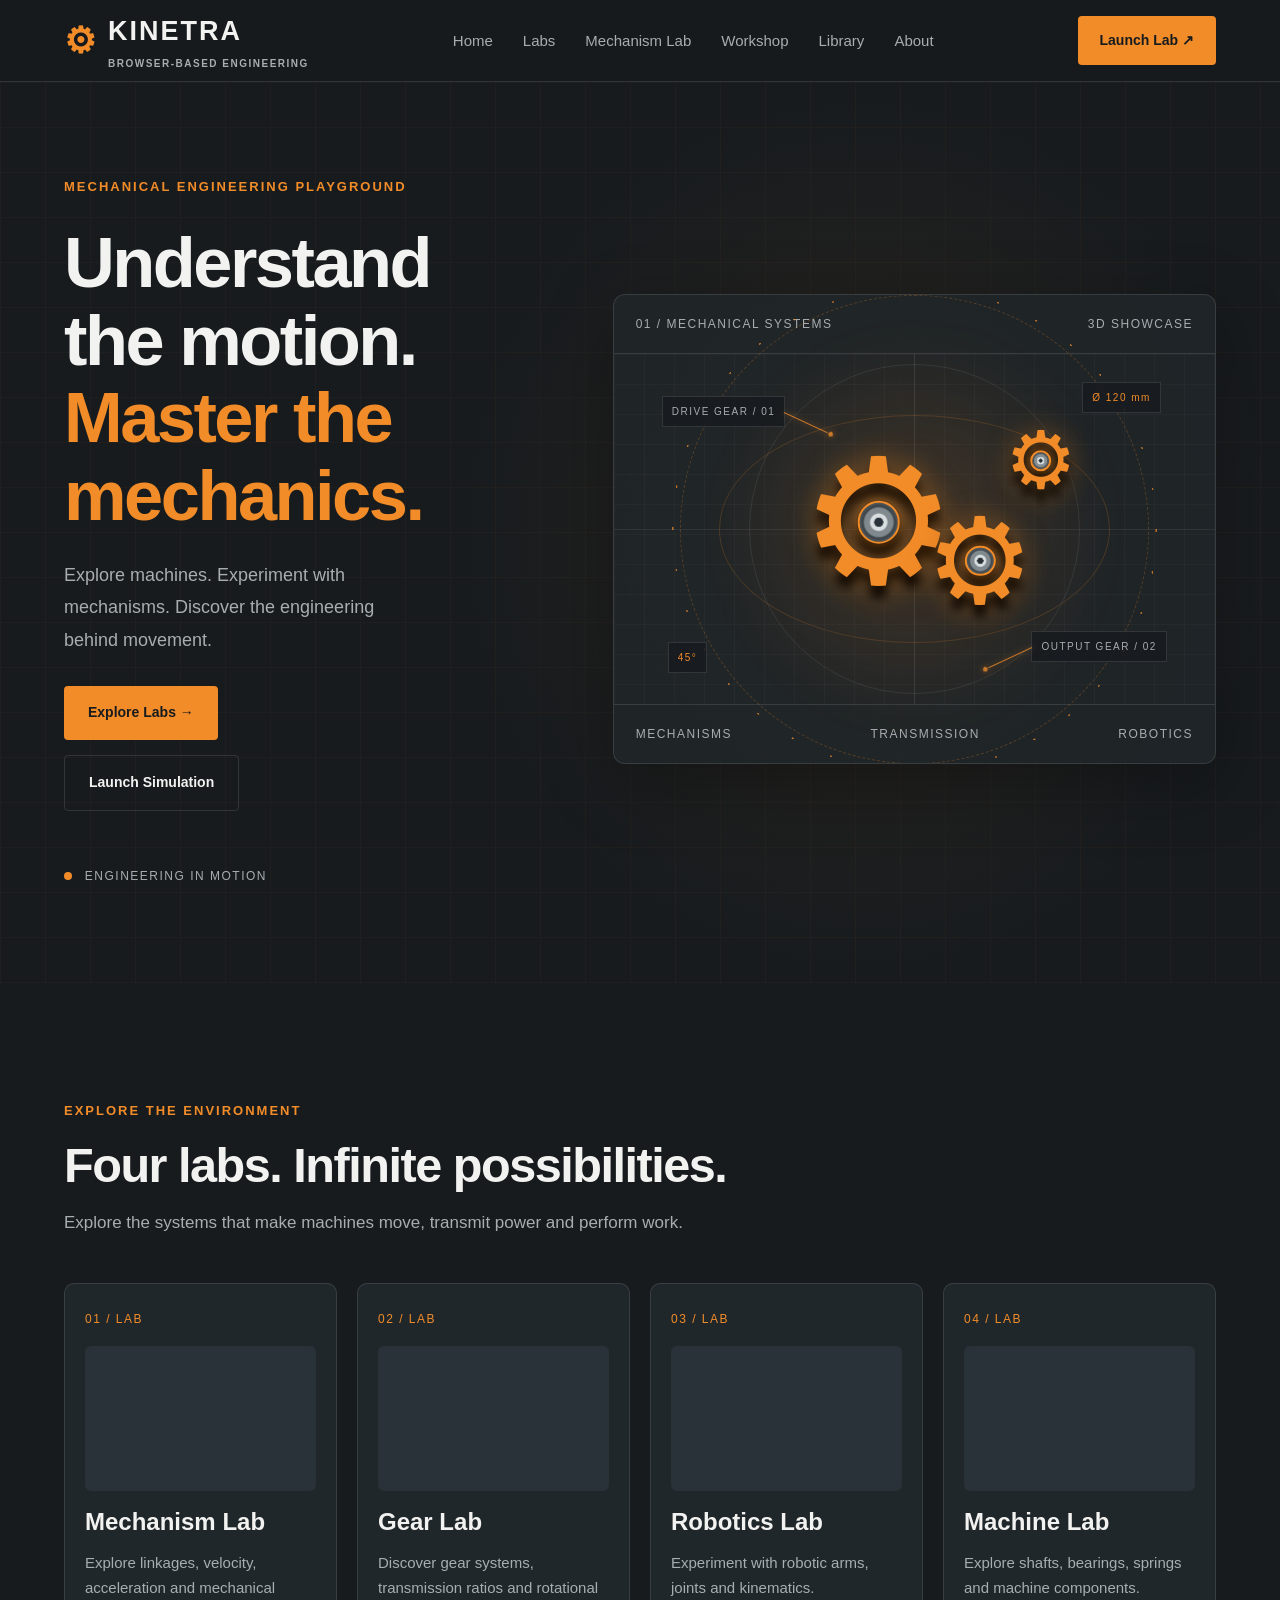
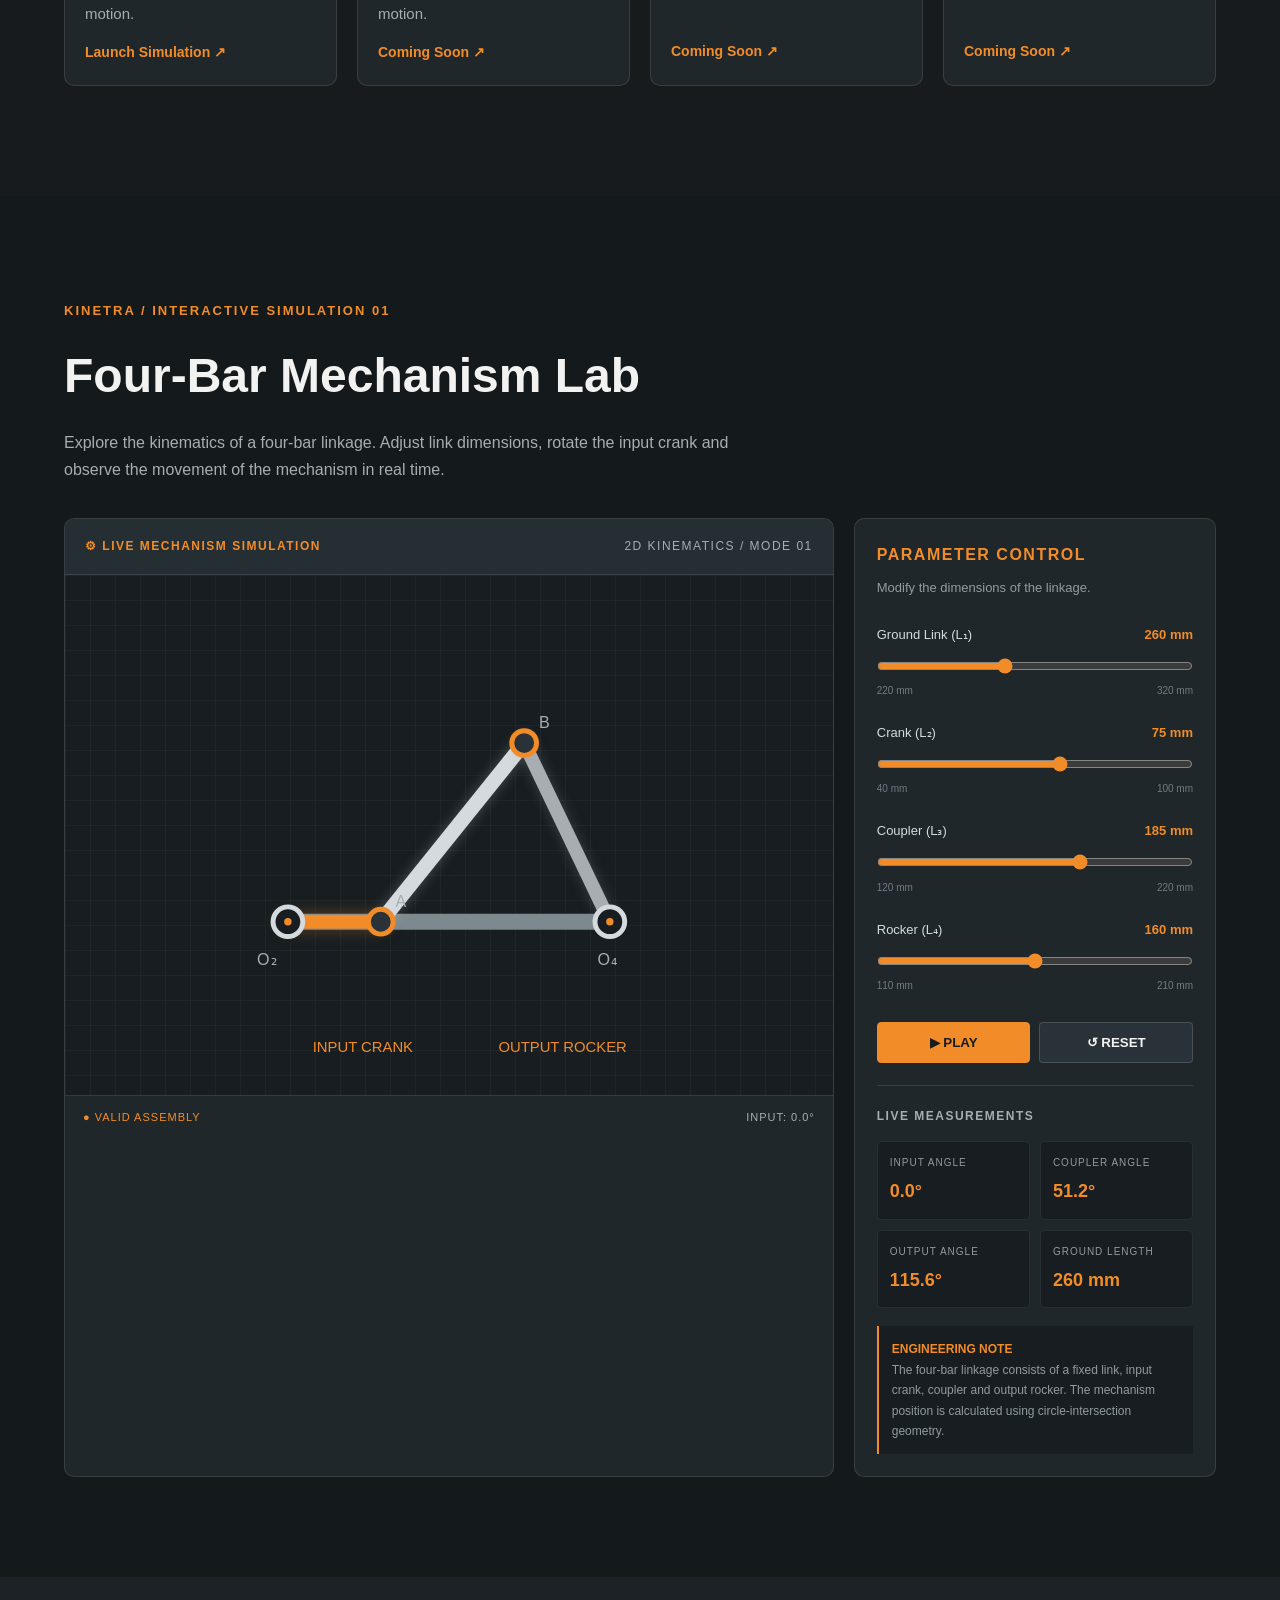
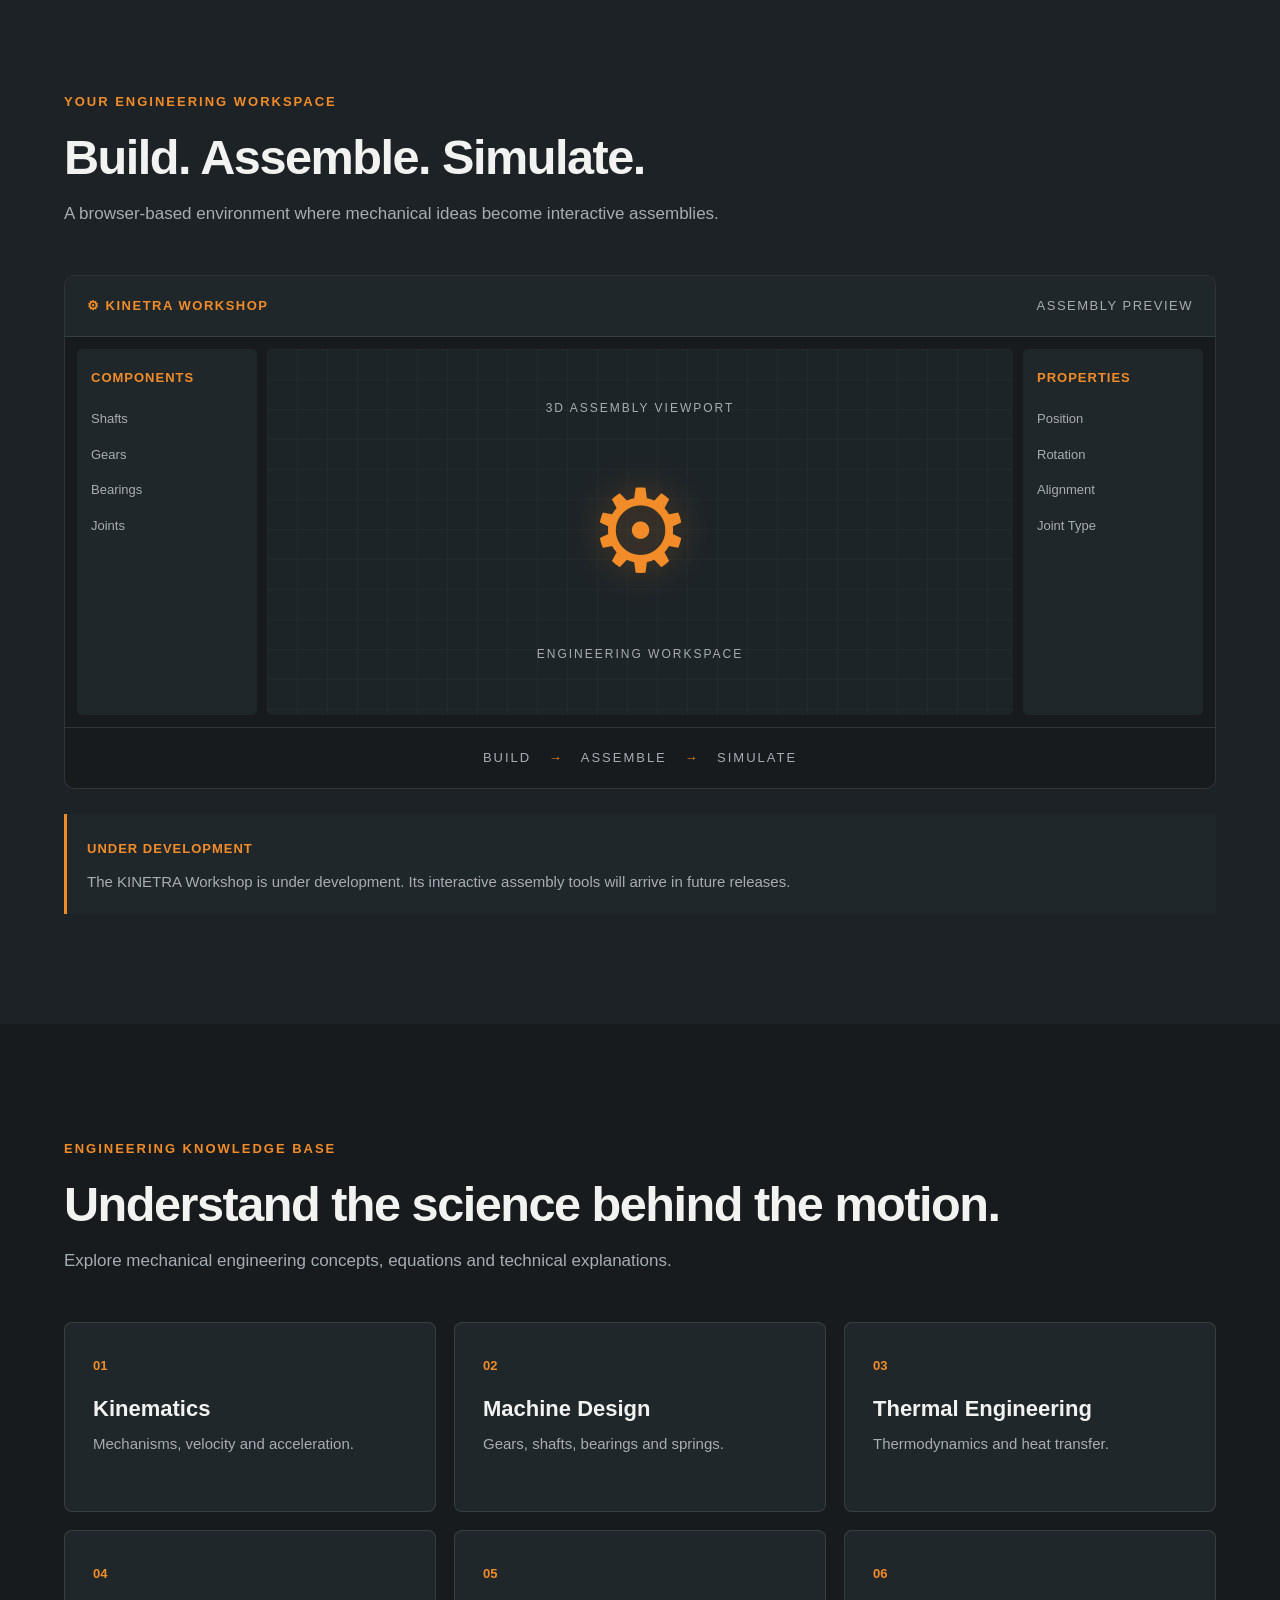
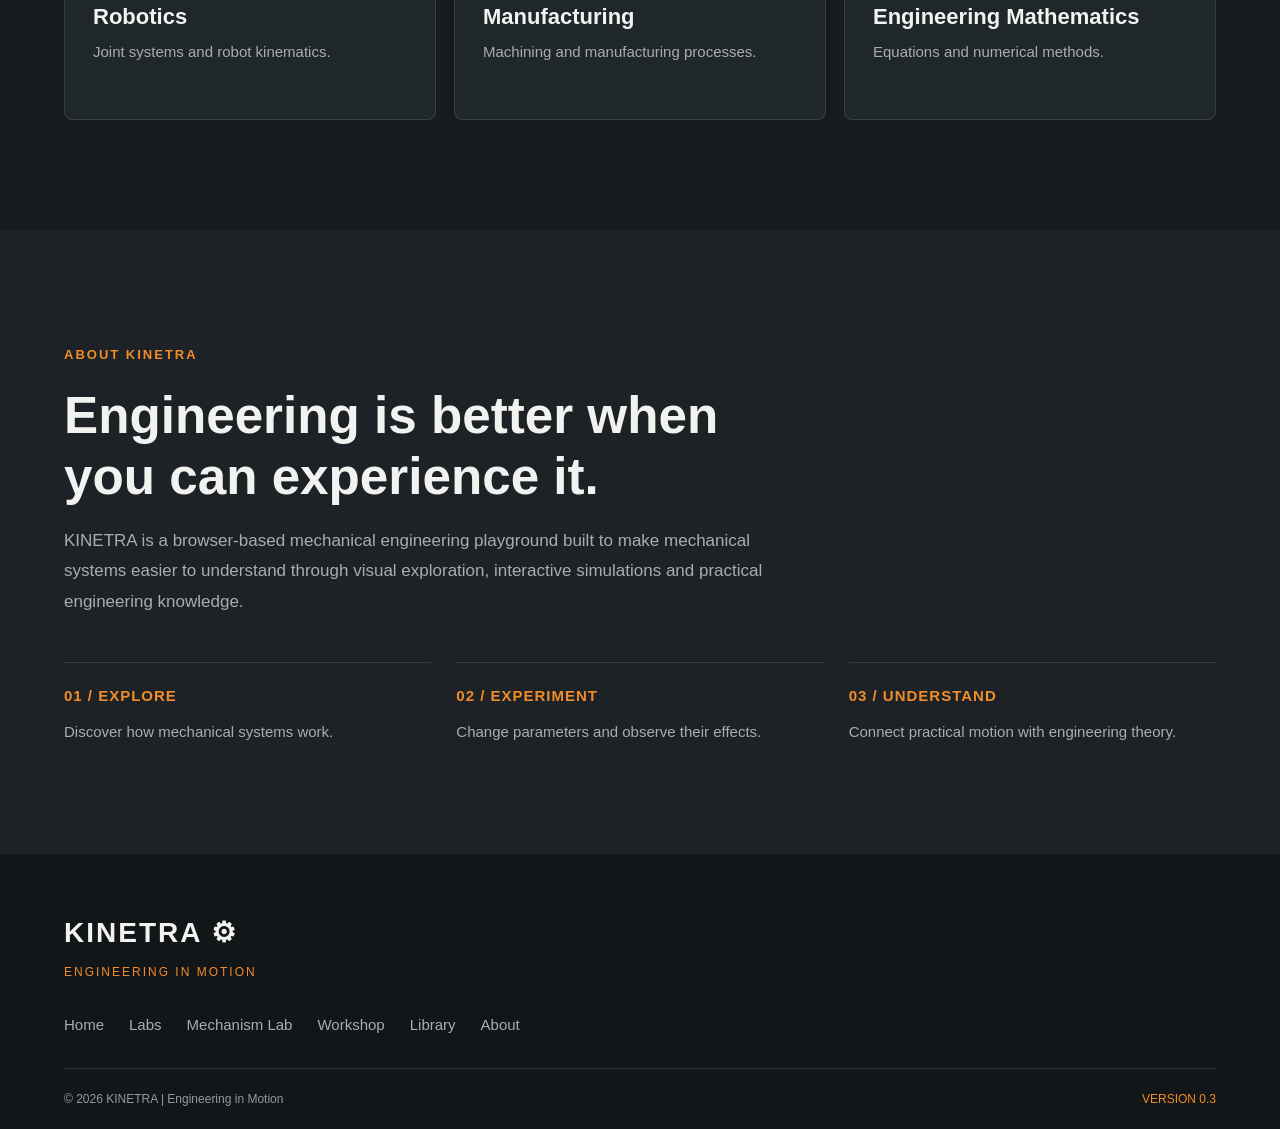
<file: index.html>
<!DOCTYPE html>
<html lang="en">
<head>
    <meta charset="UTF-8">
    <meta name="viewport" content="width=device-width, initial-scale=1.0">

    <title>KINETRA | Interactive Mechanical Engineering Playground</title>

    <meta name="description" content="Explore KINETRA, an interactive mechanical engineering playground featuring mechanisms, gear systems, robotics and engineering simulations.">
    <meta name="keywords" content="KINETRA, mechanical engineering, four bar mechanism, mechanism simulation, kinematics, robotics">
    <meta name="author" content="KINETRA">
    <meta name="robots" content="index, follow">

    <link rel="canonical" href="https://keerthananilkumar.github.io/KINETRA/">

    <meta property="og:type" content="website">
    <meta property="og:title" content="KINETRA | Engineering in Motion">
    <meta property="og:description" content="Explore machines, experiment with mechanisms and discover the engineering behind movement.">
    <meta property="og:url" content="https://keerthananilkumar.github.io/KINETRA/">
    <meta property="og:site_name" content="KINETRA">
    <meta property="og:image" content="https://keerthananilkumar.github.io/KINETRA/kinetra-preview.png">

    <meta name="twitter:card" content="summary_large_image">
    <meta name="twitter:title" content="KINETRA | Engineering in Motion">
    <meta name="twitter:description" content="A browser-based playground for mechanical engineering.">
    <meta name="twitter:image" content="https://keerthananilkumar.github.io/KINETRA/kinetra-preview.png">

    <link rel="stylesheet" href="style.css">

    <link rel="icon" type="image/x-icon" href="favicon.ico">
    <link rel="icon" type="image/png" sizes="32x32" href="favicon-32x32.png">
    <link rel="icon" type="image/png" sizes="16x16" href="favicon-16x16.png">
    <link rel="apple-touch-icon" href="apple-touch-icon.png">
    <link rel="manifest" href="site.webmanifest">

    <script async src="https://www.googletagmanager.com/gtag/js?id=G-YXQQDBSD3S"></script>
    <script>
        window.dataLayer = window.dataLayer || [];
        function gtag() {
            dataLayer.push(arguments);
        }
        gtag('js', new Date());
        gtag('config', 'G-YXQQDBSD3S');
    </script>

    <style>
        /* =====================================
           KINETRA — FOUR BAR MECHANISM LAB
        ===================================== */

        #mechanism-lab {
            max-width: 100%;
            padding: 100px 5%;
            background: #14191C;
        }

        .mechanism-heading,
        .mechanism-workspace {
            max-width: 1280px;
            margin: auto;
        }

        .mechanism-heading {
            margin-bottom: 35px;
        }

        .mechanism-heading h2 {
            font-size: clamp(32px, 4vw, 48px);
            margin: 12px 0;
        }

        .mechanism-heading p {
            color: #A7ADB1;
            max-width: 700px;
        }

        .mechanism-workspace {
            display: grid;
            grid-template-columns: minmax(0, 1.7fr) minmax(280px, 0.8fr);
            gap: 20px;
        }

        .simulation-panel,
        .control-panel {
            background: #20272B;
            border: 1px solid rgba(167,173,177,0.18);
            border-radius: 10px;
            overflow: hidden;
        }

        .simulation-toolbar {
            display: flex;
            justify-content: space-between;
            gap: 12px;
            padding: 17px 20px;
            background: #252E33;
            border-bottom: 1px solid rgba(167,173,177,0.18);
            font-size: 12px;
            letter-spacing: 1.5px;
            color: #A7ADB1;
        }

        .simulation-toolbar span:first-child {
            color: #F28C28;
            font-weight: 800;
        }

        .simulation-stage {
            position: relative;
            min-height: 390px;
            display: flex;
            align-items: center;
            background-color: #171D20;
            background-image:
                linear-gradient(rgba(167,173,177,0.055) 1px, transparent 1px),
                linear-gradient(90deg, rgba(167,173,177,0.055) 1px, transparent 1px);
            background-size: 25px 25px;
        }

        .mechanism-svg {
            width: 100%;
            height: auto;
            overflow: visible;
        }

        .ground-link {
            stroke: #7C898F;
            stroke-width: 13;
            stroke-linecap: round;
        }

        .crank-link {
            stroke: #F28C28;
            stroke-width: 11;
            stroke-linecap: round;
            filter: drop-shadow(0 0 7px rgba(242,140,40,0.4));
        }

        .coupler-link {
            stroke: #D4DADD;
            stroke-width: 12;
            stroke-linecap: round;
            filter: drop-shadow(0 0 5px rgba(212,218,221,0.25));
        }

        .rocker-link {
            stroke: #A7ADB1;
            stroke-width: 11;
            stroke-linecap: round;
            filter: drop-shadow(0 0 5px rgba(167,173,177,0.25));
        }

        .joint {
            fill: #293238;
            stroke: #F28C28;
            stroke-width: 4;
        }

        .fixed-joint {
            fill: #171D20;
            stroke: #D4DADD;
            stroke-width: 4;
        }

        .joint-center {
            fill: #F28C28;
        }

        .svg-label {
            fill: #A7ADB1;
            font-size: 13px;
            font-family: Arial, sans-serif;
            letter-spacing: 1px;
        }

        .svg-dimension {
            fill: #F28C28;
            font-size: 12px;
            font-family: Arial, sans-serif;
        }

        .simulation-status {
            padding: 12px 18px;
            display: flex;
            justify-content: space-between;
            gap: 10px;
            border-top: 1px solid rgba(167,173,177,0.15);
            color: #A7ADB1;
            font-size: 11px;
            letter-spacing: 1px;
        }

        .status-indicator {
            color: #F28C28;
        }

        .control-panel {
            padding: 22px;
        }

        .control-panel h3 {
            color: #F28C28;
            font-size: 16px;
            letter-spacing: 1.5px;
            margin-bottom: 8px;
        }

        .control-description {
            color: #929BA0;
            font-size: 13px;
            margin-bottom: 25px;
        }

        .slider-control {
            margin-bottom: 23px;
        }

        .slider-heading {
            display: flex;
            justify-content: space-between;
            gap: 10px;
            margin-bottom: 9px;
            font-size: 13px;
            color: #D4DADD;
        }

        .slider-heading output {
            color: #F28C28;
            font-weight: 800;
        }

        .slider-control input {
            width: 100%;
            accent-color: #F28C28;
            cursor: pointer;
        }

        .slider-range {
            display: flex;
            justify-content: space-between;
            color: #707C82;
            font-size: 10px;
        }

        .sim-buttons {
            display: flex;
            gap: 9px;
            margin-top: 28px;
        }

        .sim-buttons button {
            flex: 1;
            padding: 12px 8px;
            border: 1px solid rgba(167,173,177,0.25);
            border-radius: 4px;
            background: #293238;
            color: #F2F2F0;
            font-weight: 800;
            cursor: pointer;
            transition: 0.2s ease;
        }

        .sim-buttons button.primary {
            background: #F28C28;
            color: #171B1E;
            border-color: #F28C28;
        }

        .sim-buttons button:hover {
            border-color: #F28C28;
            transform: translateY(-2px);
        }

        .measurement-panel {
            margin-top: 22px;
            padding-top: 20px;
            border-top: 1px solid rgba(167,173,177,0.18);
        }

        .measurement-panel h4 {
            color: #A7ADB1;
            font-size: 12px;
            letter-spacing: 1.5px;
            margin-bottom: 15px;
        }

        .measurement-grid {
            display: grid;
            grid-template-columns: 1fr 1fr;
            gap: 10px;
        }

        .measurement-box {
            background: #171D20;
            border: 1px solid rgba(167,173,177,0.12);
            border-radius: 5px;
            padding: 12px;
        }

        .measurement-box span {
            display: block;
            color: #929BA0;
            font-size: 10px;
            letter-spacing: 1px;
            margin-bottom: 5px;
        }

        .measurement-box strong {
            color: #F28C28;
            font-size: 18px;
        }

        .mechanism-note {
            margin-top: 18px;
            padding: 13px;
            border-left: 2px solid #F28C28;
            background: #171D20;
            color: #929BA0;
            font-size: 12px;
            line-height: 1.7;
        }

        .mechanism-note strong {
            color: #F28C28;
        }

        @media (max-width: 900px) {
            .mechanism-workspace {
                grid-template-columns: 1fr;
            }
        }

        @media (max-width: 600px) {
            #mechanism-lab {
                padding: 70px 5%;
            }

            .simulation-stage {
                min-height: 260px;
            }

            .simulation-toolbar {
                font-size: 9px;
                padding: 14px;
            }

            .control-panel {
                padding: 18px;
            }

            .simulation-status {
                font-size: 9px;
            }
        }
    </style>
</head>

<body>

    <!-- NAVIGATION -->

    <header class="navbar">
        <a href="#" class="logo">
            <span class="logo-icon">⚙</span>
            <span>
                KINETRA
                <small>BROWSER-BASED ENGINEERING</small>
            </span>
        </a>

        <nav class="nav-links">
            <a href="#">Home</a>
            <a href="#labs">Labs</a>
            <a href="#mechanism-lab">Mechanism Lab</a>
            <a href="#workshop">Workshop</a>
            <a href="#library">Library</a>
            <a href="#about">About</a>
        </nav>

        <a href="#mechanism-lab" class="nav-button">
            Launch Lab ↗
        </a>
    </header>


    <main>

        <!-- HERO SECTION -->

        <section class="hero">
            <div class="hero-content">

                <div class="hero-info">
                    <span class="eyebrow">MECHANICAL ENGINEERING PLAYGROUND</span>

                    <h1>
                        Understand the motion.
                        <span>Master the mechanics.</span>
                    </h1>

                    <p>
                        Explore machines. Experiment with mechanisms.
                        Discover the engineering behind movement.
                    </p>

                    <div class="hero-buttons">
                        <a href="#labs" class="button">Explore Labs →</a>
                        <a href="#mechanism-lab" class="secondary-button">Launch Simulation</a>
                    </div>

                    <div class="hero-caption">
                        <span class="status-dot"></span>
                        ENGINEERING IN MOTION
                    </div>
                </div>

                <div class="hero-visual">

                    <div class="visual-label">
                        <span>01 / MECHANICAL SYSTEMS</span>
                        <span>3D SHOWCASE</span>
                    </div>

                    <div class="mechanical-display">
                        <div class="axis-line axis-horizontal"></div>
                        <div class="axis-line axis-vertical"></div>

                        <div class="technical-ring ring-outer"></div>
                        <div class="technical-ring ring-inner"></div>

                        <div class="gear gear-one">⚙</div>
                        <div class="gear gear-two">⚙</div>
                        <div class="gear gear-three">⚙</div>

                        <div class="crosshair"></div>

                        <div class="component-label label-drive">
                            DRIVE GEAR / 01
                        </div>

                        <div class="component-label label-output">
                            OUTPUT GEAR / 02
                        </div>

                        <div class="measurement measurement-top">
                            Ø 120 mm
                        </div>

                        <div class="measurement measurement-side">
                            45°
                        </div>
                    </div>

                    <div class="visual-footer">
                        <span>MECHANISMS</span>
                        <span>TRANSMISSION</span>
                        <span>ROBOTICS</span>
                    </div>

                </div>
            </div>
        </section>


        <!-- FEATURED LABS -->

        <section class="section" id="labs">

            <div class="section-heading">
                <span class="eyebrow">EXPLORE THE ENVIRONMENT</span>
                <h2>Four labs. Infinite possibilities.</h2>
                <p>
                    Explore the systems that make machines move,
                    transmit power and perform work.
                </p>
            </div>

            <div class="lab-container">

                <article class="lab-card">
                    <span class="lab-number">01 / LAB</span>
                    <div class="lab-image mechanism-image"></div>
                    <h3>Mechanism Lab</h3>
                    <p>Explore linkages, velocity, acceleration and mechanical motion.</p>
                    <a href="#mechanism-lab">Launch Simulation ↗</a>
                </article>

                <article class="lab-card">
                    <span class="lab-number">02 / LAB</span>
                    <div class="lab-image gear-image"></div>
                    <h3>Gear Lab</h3>
                    <p>Discover gear systems, transmission ratios and rotational motion.</p>
                    <a href="#labs">Coming Soon ↗</a>
                </article>

                <article class="lab-card">
                    <span class="lab-number">03 / LAB</span>
                    <div class="lab-image robotics-image"></div>
                    <h3>Robotics Lab</h3>
                    <p>Experiment with robotic arms, joints and kinematics.</p>
                    <a href="#labs">Coming Soon ↗</a>
                </article>

                <article class="lab-card">
                    <span class="lab-number">04 / LAB</span>
                    <div class="lab-image machine-image"></div>
                    <h3>Machine Lab</h3>
                    <p>Explore shafts, bearings, springs and machine components.</p>
                    <a href="#labs">Coming Soon ↗</a>
                </article>

            </div>
        </section>


        <!-- FOUR BAR MECHANISM LAB -->

        <section id="mechanism-lab">

            <div class="mechanism-heading">
                <span class="eyebrow">KINETRA / INTERACTIVE SIMULATION 01</span>
                <h2>Four-Bar Mechanism Lab</h2>
                <p>
                    Explore the kinematics of a four-bar linkage.
                    Adjust link dimensions, rotate the input crank
                    and observe the movement of the mechanism in real time.
                </p>
            </div>

            <div class="mechanism-workspace">

                <!-- SIMULATION VIEWPORT -->

                <div class="simulation-panel">

                    <div class="simulation-toolbar">
                        <span>⚙ LIVE MECHANISM SIMULATION</span>
                        <span>2D KINEMATICS / MODE 01</span>
                    </div>

                    <div class="simulation-stage">

                        <svg class="mechanism-svg"
                             viewBox="0 0 620 420"
                             role="img"
                             aria-label="Interactive four-bar linkage mechanism">

                            <line id="groundLink"
                                  class="ground-link"
                                  x1="180" y1="280"
                                  x2="440" y2="280"/>

                            <line id="crankLink"
                                  class="crank-link"
                                  x1="180" y1="280"
                                  x2="255" y2="280"/>

                            <line id="couplerLink"
                                  class="coupler-link"
                                  x1="255" y1="280"
                                  x2="400" y2="180"/>

                            <line id="rockerLink"
                                  class="rocker-link"
                                  x1="440" y1="280"
                                  x2="400" y2="180"/>

                            <circle class="fixed-joint"
                                    cx="180" cy="280" r="12"/>

                            <circle id="pivotO4"
                                    class="fixed-joint"
                                    cx="440" cy="280" r="12"/>

                            <circle id="jointA"
                                    class="joint"
                                    cx="255" cy="280" r="10"/>

                            <circle id="jointB"
                                    class="joint"
                                    cx="400" cy="180" r="10"/>

                            <circle class="joint-center"
                                    cx="180" cy="280" r="3"/>

                            <circle id="centerO4"
                                    class="joint-center"
                                    cx="440" cy="280" r="3"/>

                            <text x="155" y="315" class="svg-label">O₂</text>
                            <text id="labelO4" x="430" y="315" class="svg-label">O₄</text>

                            <text id="labelA" x="255" y="260" class="svg-label">A</text>
                            <text id="labelB" x="400" y="160" class="svg-label">B</text>

                            <text x="200" y="385" class="svg-dimension">
                                INPUT CRANK
                            </text>

                            <text x="350" y="385" class="svg-dimension">
                                OUTPUT ROCKER
                            </text>

                        </svg>

                    </div>

                    <div class="simulation-status">
                        <span class="status-indicator" id="mechanismStatus">
                            ● MECHANISM READY
                        </span>
                        <span id="angleStatus">INPUT: 0.0°</span>
                    </div>

                </div>


                <!-- CONTROL PANEL -->

                <aside class="control-panel">

                    <h3>PARAMETER CONTROL</h3>

                    <p class="control-description">
                        Modify the dimensions of the linkage.
                    </p>

                    <div class="slider-control">
                        <div class="slider-heading">
                            <label for="groundLength">Ground Link (L₁)</label>
                            <output id="groundValue">260 mm</output>
                        </div>
                        <input type="range" id="groundLength"
                               min="220" max="320" value="260">
                        <div class="slider-range">
                            <span>220 mm</span>
                            <span>320 mm</span>
                        </div>
                    </div>

                    <div class="slider-control">
                        <div class="slider-heading">
                            <label for="crankLength">Crank (L₂)</label>
                            <output id="crankValue">75 mm</output>
                        </div>
                        <input type="range" id="crankLength"
                               min="40" max="100" value="75">
                        <div class="slider-range">
                            <span>40 mm</span>
                            <span>100 mm</span>
                        </div>
                    </div>

                    <div class="slider-control">
                        <div class="slider-heading">
                            <label for="couplerLength">Coupler (L₃)</label>
                            <output id="couplerValue">185 mm</output>
                        </div>
                        <input type="range" id="couplerLength"
                               min="120" max="220" value="185">
                        <div class="slider-range">
                            <span>120 mm</span>
                            <span>220 mm</span>
                        </div>
                    </div>

                    <div class="slider-control">
                        <div class="slider-heading">
                            <label for="rockerLength">Rocker (L₄)</label>
                            <output id="rockerValue">160 mm</output>
                        </div>
                        <input type="range" id="rockerLength"
                               min="110" max="210" value="160">
                        <div class="slider-range">
                            <span>110 mm</span>
                            <span>210 mm</span>
                        </div>
                    </div>

                    <div class="sim-buttons">
                        <button class="primary" id="playButton">▶ PLAY</button>
                        <button id="resetButton">↺ RESET</button>
                    </div>

                    <div class="measurement-panel">

                        <h4>LIVE MEASUREMENTS</h4>

                        <div class="measurement-grid">

                            <div class="measurement-box">
                                <span>INPUT ANGLE</span>
                                <strong id="inputAngle">0.0°</strong>
                            </div>

                            <div class="measurement-box">
                                <span>COUPLER ANGLE</span>
                                <strong id="couplerAngle">--</strong>
                            </div>

                            <div class="measurement-box">
                                <span>OUTPUT ANGLE</span>
                                <strong id="outputAngle">--</strong>
                            </div>

                            <div class="measurement-box">
                                <span>GROUND LENGTH</span>
                                <strong id="groundReadout">260 mm</strong>
                            </div>

                        </div>

                    </div>

                    <div class="mechanism-note">
                        <strong>ENGINEERING NOTE</strong><br>
                        The four-bar linkage consists of a fixed link,
                        input crank, coupler and output rocker.
                        The mechanism position is calculated using
                        circle-intersection geometry.
                    </div>

                </aside>

            </div>
        </section>


        <!-- WORKSHOP -->

        <section class="section workshop-section" id="workshop">

            <div class="section-heading">
                <span class="eyebrow">YOUR ENGINEERING WORKSPACE</span>
                <h2>Build. Assemble. Simulate.</h2>
                <p>
                    A browser-based environment where mechanical
                    ideas become interactive assemblies.
                </p>
            </div>

            <div class="workshop-preview">

                <div class="workshop-toolbar">
                    <span>⚙ KINETRA WORKSHOP</span>
                    <span>ASSEMBLY PREVIEW</span>
                </div>

                <div class="workshop-interface">

                    <aside class="component-panel">
                        <h4>COMPONENTS</h4>
                        <p>Shafts</p>
                        <p>Gears</p>
                        <p>Bearings</p>
                        <p>Joints</p>
                    </aside>

                    <div class="workshop-viewport">
                        <span>3D ASSEMBLY VIEWPORT</span>
                        <div class="viewport-symbol">⚙</div>
                        <p>ENGINEERING WORKSPACE</p>
                    </div>

                    <aside class="properties-panel">
                        <h4>PROPERTIES</h4>
                        <p>Position</p>
                        <p>Rotation</p>
                        <p>Alignment</p>
                        <p>Joint Type</p>
                    </aside>

                </div>

                <div class="workshop-footer">
                    BUILD <span>→</span>
                    ASSEMBLE <span>→</span>
                    SIMULATE
                </div>

            </div>

            <div class="workshop-note">
                <span>UNDER DEVELOPMENT</span>
                <p>
                    The KINETRA Workshop is under development.
                    Its interactive assembly tools will arrive in future releases.
                </p>
            </div>

        </section>


        <!-- ENGINEERING LIBRARY -->

        <section class="section" id="library">

            <div class="section-heading">
                <span class="eyebrow">ENGINEERING KNOWLEDGE BASE</span>
                <h2>Understand the science behind the motion.</h2>
                <p>
                    Explore mechanical engineering concepts,
                    equations and technical explanations.
                </p>
            </div>

            <div class="library-container">

                <div class="library-card">
                    <span>01</span>
                    <h3>Kinematics</h3>
                    <p>Mechanisms, velocity and acceleration.</p>
                </div>

                <div class="library-card">
                    <span>02</span>
                    <h3>Machine Design</h3>
                    <p>Gears, shafts, bearings and springs.</p>
                </div>

                <div class="library-card">
                    <span>03</span>
                    <h3>Thermal Engineering</h3>
                    <p>Thermodynamics and heat transfer.</p>
                </div>

                <div class="library-card">
                    <span>04</span>
                    <h3>Robotics</h3>
                    <p>Joint systems and robot kinematics.</p>
                </div>

                <div class="library-card">
                    <span>05</span>
                    <h3>Manufacturing</h3>
                    <p>Machining and manufacturing processes.</p>
                </div>

                <div class="library-card">
                    <span>06</span>
                    <h3>Engineering Mathematics</h3>
                    <p>Equations and numerical methods.</p>
                </div>

            </div>
        </section>


        <!-- ABOUT -->

        <section class="section about-section" id="about">

            <div class="about-content">
                <span class="eyebrow">ABOUT KINETRA</span>

                <h2>Engineering is better when you can experience it.</h2>

                <p>
                    KINETRA is a browser-based mechanical engineering
                    playground built to make mechanical systems easier
                    to understand through visual exploration,
                    interactive simulations and practical engineering knowledge.
                </p>

                <div class="principles">

                    <div>
                        <h3>01 / EXPLORE</h3>
                        <p>Discover how mechanical systems work.</p>
                    </div>

                    <div>
                        <h3>02 / EXPERIMENT</h3>
                        <p>Change parameters and observe their effects.</p>
                    </div>

                    <div>
                        <h3>03 / UNDERSTAND</h3>
                        <p>Connect practical motion with engineering theory.</p>
                    </div>

                </div>
            </div>
        </section>

    </main>


    <!-- FOOTER -->

    <footer class="footer">

        <div>
            <h2>KINETRA ⚙</h2>
            <p>ENGINEERING IN MOTION</p>
        </div>

        <div class="footer-links">
            <a href="#">Home</a>
            <a href="#labs">Labs</a>
            <a href="#mechanism-lab">Mechanism Lab</a>
            <a href="#workshop">Workshop</a>
            <a href="#library">Library</a>
            <a href="#about">About</a>
        </div>

        <div class="footer-bottom">
            © 2026 KINETRA | Engineering in Motion
            <span>VERSION 0.3</span>
        </div>

    </footer>


    <!-- FOUR BAR MECHANISM ENGINE -->

    <script>
    (() => {

        const defaults = {
            ground: 260,
            crank: 75,
            coupler: 185,
            rocker: 160
        };

        const elements = {
            ground: document.getElementById("groundLength"),
            crank: document.getElementById("crankLength"),
            coupler: document.getElementById("couplerLength"),
            rocker: document.getElementById("rockerLength"),

            groundValue: document.getElementById("groundValue"),
            crankValue: document.getElementById("crankValue"),
            couplerValue: document.getElementById("couplerValue"),
            rockerValue: document.getElementById("rockerValue"),

            groundLink: document.getElementById("groundLink"),
            crankLink: document.getElementById("crankLink"),
            couplerLink: document.getElementById("couplerLink"),
            rockerLink: document.getElementById("rockerLink"),

            pivotO4: document.getElementById("pivotO4"),
            centerO4: document.getElementById("centerO4"),
            jointA: document.getElementById("jointA"),
            jointB: document.getElementById("jointB"),

            labelA: document.getElementById("labelA"),
            labelB: document.getElementById("labelB"),

            inputAngle: document.getElementById("inputAngle"),
            couplerAngle: document.getElementById("couplerAngle"),
            outputAngle: document.getElementById("outputAngle"),
            groundReadout: document.getElementById("groundReadout"),

            angleStatus: document.getElementById("angleStatus"),
            mechanismStatus: document.getElementById("mechanismStatus"),

            playButton: document.getElementById("playButton"),
            resetButton: document.getElementById("resetButton")
        };

        const O2 = { x: 180, y: 280 };

        let angle = 0;
        let playing = false;
        let animationFrame = null;
        let previousTime = 0;

        function getParameters() {
            return {
                ground: Number(elements.ground.value),
                crank: Number(elements.crank.value),
                coupler: Number(elements.coupler.value),
                rocker: Number(elements.rocker.value)
            };
        }

        function circleIntersection(A, O4, rA, rO4) {

            const dx = O4.x - A.x;
            const dy = O4.y - A.y;
            const distance = Math.hypot(dx, dy);

            if (
                distance > rA + rO4 ||
                distance < Math.abs(rA - rO4) ||
                distance === 0
            ) {
                return null;
            }

            const a = (
                rA * rA -
                rO4 * rO4 +
                distance * distance
            ) / (2 * distance);

            const hSquared = rA * rA - a * a;

            if (hSquared < -0.000001) {
                return null;
            }

            const h = Math.sqrt(Math.max(0, hSquared));

            const middleX = A.x + a * dx / distance;
            const middleY = A.y + a * dy / distance;

            const offsetX = -dy * h / distance;
            const offsetY = dx * h / distance;

            const pointOne = {
                x: middleX + offsetX,
                y: middleY + offsetY
            };

            const pointTwo = {
                x: middleX - offsetX,
                y: middleY - offsetY
            };

            // Select the upper assembly branch.
            return pointOne.y < pointTwo.y ? pointOne : pointTwo;
        }

        function setLine(element, start, end) {
            element.setAttribute("x1", start.x);
            element.setAttribute("y1", start.y);
            element.setAttribute("x2", end.x);
            element.setAttribute("y2", end.y);
        }

        function setCircle(element, point) {
            element.setAttribute("cx", point.x);
            element.setAttribute("cy", point.y);
        }

        function degrees(radians) {
            return radians * 180 / Math.PI;
        }

        function normalizeAngle(value) {
            return ((value % 360) + 360) % 360;
        }

        function updateReadouts(p) {

            elements.groundValue.textContent = p.ground + " mm";
            elements.crankValue.textContent = p.crank + " mm";
            elements.couplerValue.textContent = p.coupler + " mm";
            elements.rockerValue.textContent = p.rocker + " mm";

            elements.groundReadout.textContent = p.ground + " mm";
            elements.inputAngle.textContent =
                normalizeAngle(angle).toFixed(1) + "°";

            elements.angleStatus.textContent =
                "INPUT: " + normalizeAngle(angle).toFixed(1) + "°";
        }

        function render() {

            const p = getParameters();
            updateReadouts(p);

            const O4 = {
                x: O2.x + p.ground,
                y: O2.y
            };

            const radians = angle * Math.PI / 180;

            const A = {
                x: O2.x + p.crank * Math.cos(radians),
                y: O2.y - p.crank * Math.sin(radians)
            };

            setLine(elements.groundLink, O2, O4);
            setLine(elements.crankLink, O2, A);

            setCircle(elements.pivotO4, O4);
            setCircle(elements.centerO4, O4);

            const B = circleIntersection(
                A,
                O4,
                p.coupler,
                p.rocker
            );

            if (!B) {

                elements.couplerLink.style.display = "none";
                elements.rockerLink.style.display = "none";
                elements.jointA.style.display = "none";
                elements.jointB.style.display = "none";
                elements.labelA.style.display = "none";
                elements.labelB.style.display = "none";

                elements.mechanismStatus.textContent =
                    "● NO VALID ASSEMBLY";

                elements.mechanismStatus.style.color = "#FF6B6B";

                elements.couplerAngle.textContent = "--";
                elements.outputAngle.textContent = "--";

                return;
            }

            elements.couplerLink.style.display = "";
            elements.rockerLink.style.display = "";
            elements.jointA.style.display = "";
            elements.jointB.style.display = "";
            elements.labelA.style.display = "";
            elements.labelB.style.display = "";

            setLine(elements.couplerLink, A, B);
            setLine(elements.rockerLink, O4, B);

            setCircle(elements.jointA, A);
            setCircle(elements.jointB, B);

            elements.labelA.setAttribute("x", A.x + 12);
            elements.labelA.setAttribute("y", A.y - 12);

            elements.labelB.setAttribute("x", B.x + 12);
            elements.labelB.setAttribute("y", B.y - 12);

            const couplerRadians = Math.atan2(
                A.y - B.y,
                B.x - A.x
            );

            const rockerRadians = Math.atan2(
                O4.y - B.y,
                B.x - O4.x
            );

            elements.couplerAngle.textContent =
                degrees(couplerRadians).toFixed(1) + "°";

            elements.outputAngle.textContent =
                degrees(rockerRadians).toFixed(1) + "°";

            elements.mechanismStatus.textContent =
                "● VALID ASSEMBLY";

            elements.mechanismStatus.style.color = "#F28C28";
        }

        function animate(timestamp) {

            if (!playing) return;

            if (!previousTime) {
                previousTime = timestamp;
            }

            const delta = Math.min(timestamp - previousTime, 50);
            previousTime = timestamp;

            angle = (angle + delta * 0.035) % 360;

            render();

            animationFrame = requestAnimationFrame(animate);
        }

        function play() {

            if (playing) return;

            playing = true;
            previousTime = 0;

            elements.playButton.textContent = "Ⅱ PAUSE";

            animationFrame = requestAnimationFrame(animate);
        }

        function pause() {

            playing = false;

            if (animationFrame !== null) {
                cancelAnimationFrame(animationFrame);
                animationFrame = null;
            }

            elements.playButton.textContent = "▶ PLAY";
        }

        function reset() {

            pause();

            angle = 0;

            Object.keys(defaults).forEach(key => {
                elements[key].value = defaults[key];
            });

            render();
        }

        Object.values({
            ground: elements.ground,
            crank: elements.crank,
            coupler: elements.coupler,
            rocker: elements.rocker
        }).forEach(slider => {
            slider.addEventListener("input", render);
        });

        elements.playButton.addEventListener("click", () => {
            if (playing) {
                pause();
            } else {
                play();
            }
        });

        elements.resetButton.addEventListener("click", reset);

        render();

    })();
    </script>

</body>
</html>
</file>
<file: style.css>
/* =========================================
   KINETRA — ENGINEERING IN MOTION
   VERSION 0.2 — TYPOGRAPHY UPGRADE
========================================= */

:root {
    --graphite: #171B1E;
    --panel: #20272B;
    --panel-light: #293238;
    --orange: #F28C28;
    --silver: #A7ADB1;
    --white: #F2F2F0;
    --muted: #929BA0;
    --border: rgba(167, 173, 177, 0.18);
}

* {
    margin: 0;
    padding: 0;
    box-sizing: border-box;
}

html {
    scroll-behavior: smooth;
    scroll-padding-top: 90px;
}

body {
    background: var(--graphite);
    color: var(--white);
    font-family: Arial, Helvetica, sans-serif;
    font-size: 16px;
    line-height: 1.7;
    overflow-x: hidden;
}

a {
    color: inherit;
    text-decoration: none;
}

button,
a {
    -webkit-tap-highlight-color: transparent;
}


/* =========================================
   NAVIGATION
========================================= */

.navbar {
    width: 100%;
    min-height: 82px;
    padding: 0 5%;
    display: flex;
    align-items: center;
    justify-content: space-between;
    gap: 25px;
    background: rgba(23, 27, 30, 0.95);
    border-bottom: 1px solid var(--border);
    position: sticky;
    top: 0;
    z-index: 1000;
    backdrop-filter: blur(14px);
}

.logo {
    display: flex;
    align-items: center;
    gap: 10px;
    font-size: 27px;
    font-weight: 800;
    letter-spacing: 2px;
}

.logo-icon {
    color: var(--orange);
    font-size: 36px;
}

.logo small {
    display: block;
    font-size: 10px;
    color: var(--silver);
    letter-spacing: 1.5px;
}

.nav-links {
    display: flex;
    align-items: center;
    gap: 30px;
}

.nav-links a {
    font-size: 15px;
    color: var(--silver);
    position: relative;
    transition: color 0.2s ease;
}

.nav-links a::after {
    content: "";
    position: absolute;
    width: 0;
    height: 2px;
    left: 0;
    bottom: -7px;
    background: var(--orange);
    transition: width 0.2s ease;
}

.nav-links a:hover {
    color: var(--orange);
}

.nav-links a:hover::after {
    width: 100%;
}

.nav-button {
    padding: 13px 22px;
    background: var(--orange);
    color: #171B1E;
    font-size: 14px;
    font-weight: 800;
    border-radius: 4px;
    transition: 0.25s ease;
}

.nav-button:hover {
    background: #FFA344;
    box-shadow: 0 0 18px rgba(242, 140, 40, 0.3);
    transform: translateY(-2px);
}


/* =========================================
   HERO SECTION
========================================= */

.hero {
    min-height: 720px;
    padding: 90px 5% 100px;
    background-color: var(--graphite);

    background-image:
        linear-gradient(rgba(242, 140, 40, 0.035) 1px, transparent 1px),
        linear-gradient(90deg, rgba(242, 140, 40, 0.035) 1px, transparent 1px);

    background-size: 45px 45px;
    position: relative;
}

.hero::before {
    content: "";
    position: absolute;
    top: 0;
    right: 0;
    width: 65%;
    height: 100%;

    background: radial-gradient(
        ellipse,
        rgba(242, 140, 40, 0.09),
        transparent 70%
    );

    pointer-events: none;
}

.hero-content {
    max-width: 1280px;
    margin: auto;
    display: grid;
    grid-template-columns: minmax(0, 0.9fr) minmax(0, 1.1fr);
    align-items: center;
    gap: 55px;
    position: relative;
    z-index: 1;
}

.hero-info {
    max-width: 360px;
}

.eyebrow {
    color: var(--orange);
    font-size: 13px;
    font-weight: 800;
    letter-spacing: 2px;
}

.hero h1 {
    font-size: clamp(48px, 5.5vw, 76px);
    line-height: 1.1;
    margin: 25px 0;
    letter-spacing: -2.5px;
}

.hero h1 span {
    color: var(--orange);
}

.hero-info > p {
    color: var(--silver);
    font-size: 18px;
    line-height: 1.8;
    margin-bottom: 30px;
}

.hero-buttons {
    display: flex;
    flex-direction: column;
    align-items: flex-start;
    gap: 15px;
}

.button,
.secondary-button {
    display: inline-block;
    padding: 15px 24px;
    border-radius: 4px;
    font-size: 14px;
    font-weight: 800;
    transition: 0.25s ease;
}

.button {
    background: var(--orange);
    color: var(--graphite);
}

.button:hover {
    background: #FFA344;
    transform: translateY(-3px);
}

.secondary-button {
    border: 1px solid var(--border);
    color: var(--white);
}

.secondary-button:hover {
    border-color: var(--orange);
    color: var(--orange);
}

.hero-caption {
    margin-top: 55px;
    font-size: 12px;
    letter-spacing: 1.5px;
    color: var(--silver);
}

.status-dot {
    display: inline-block;
    width: 8px;
    height: 8px;
    background: var(--orange);
    border-radius: 50%;
    margin-right: 8px;
}


/* =========================================
   HERO VISUAL
========================================= */

.hero-visual {
    min-height: 440px;
    border: 1px solid var(--border);
    border-radius: 12px;
    background: rgba(32, 39, 43, 0.78);
    overflow: hidden;
    box-shadow: 0 20px 70px rgba(0, 0, 0, 0.3);
}

.visual-label,
.visual-footer {
    display: flex;
    justify-content: space-between;
    padding: 19px 22px;
    font-size: 12px;
    letter-spacing: 1.5px;
    color: var(--silver);
}

.visual-label {
    border-bottom: 1px solid var(--border);
}

.visual-footer {
    border-top: 1px solid var(--border);
}

.mechanical-display {
    min-height: 350px;
    display: flex;
    align-items: center;
    justify-content: center;
    position: relative;

    background-image:
        linear-gradient(rgba(167, 173, 177, 0.045) 1px, transparent 1px),
        linear-gradient(90deg, rgba(167, 173, 177, 0.045) 1px, transparent 1px);

    background-size: 30px 30px;
}

.gear {
    position: absolute;
    color: var(--orange);
    line-height: 1;
    text-shadow: 0 0 30px rgba(242, 140, 40, 0.35);
   filter:
    drop-shadow(0 12px 5px rgba(0, 0, 0, 0.95))
    drop-shadow(0 4px 12px rgba(242, 140, 40, 0.18));
    animation: rotateGear 18s linear infinite;
}

.gear-one {
    font-size: 175px;
    left: 31%;
    top: 23%;
}

.gear-two {
    font-size: 120px;
    left: 52%;
    top: 42%;
    animation-direction: reverse;
    animation-duration: 12s;
}

.gear-three {
    font-size: 80px;
    left: 65%;
    top: 19%;
    animation-duration: 9s;
}

.crosshair {
    position: absolute;
    width: 65%;
    height: 65%;
    border: 1px solid rgba(242, 140, 40, 0.18);
    border-radius: 50%;
    animation: pulse 4s ease-in-out infinite;
}

@keyframes rotateGear {
    from {
        transform: rotate(0deg);
    }
    to {
        transform: rotate(360deg);
    }
}

@keyframes pulse {
    0%, 100% {
        transform: scale(0.95);
        opacity: 0.3;
    }
    50% {
        transform: scale(1.05);
        opacity: 0.8;
    }
}


/* =========================================
   GENERAL SECTIONS
========================================= */

.section {
    max-width: 1280px;
    margin: auto;
    padding: 110px 5%;
}

.section-heading {
    margin-bottom: 45px;
}

.section-heading h2 {
    font-size: clamp(36px, 3.8vw, 50px);
    line-height: 1.2;
    margin: 13px 0;
    letter-spacing: -1.5px;
}

.section-heading > p {
    color: var(--silver);
    font-size: 17px;
    line-height: 1.8;
    max-width: 700px;
}


/* =========================================
   FEATURED LABS
========================================= */

.lab-container {
    display: grid;
    grid-template-columns: repeat(4, 1fr);
    gap: 20px;
}

.lab-card {
    padding: 20px;
    background: var(--panel);
    border: 1px solid var(--border);
    border-radius: 10px;
    transition: 0.25s ease;
    overflow: hidden;
}

.lab-card:hover {
    border-color: var(--orange);
    transform: translateY(-6px);
    box-shadow: 0 12px 35px rgba(0, 0, 0, 0.25);
}

.lab-number {
    font-size: 12px;
    letter-spacing: 1.5px;
    color: var(--orange);
}

.lab-image {
    height: 145px;
    margin: 15px 0;
    border-radius: 6px;
    background-color: var(--panel-light);
    background-position: center;
    background-size: cover;
    transition: transform 0.35s ease;
}

.lab-card:hover .lab-image {
    transform: scale(1.035);
}

.lab-card h3 {
    font-size: 24px;
    line-height: 1.3;
    margin-bottom: 12px;
}

.lab-card p {
    font-size: 15px;
    line-height: 1.7;
    color: var(--silver);
    min-height: 75px;
}

.lab-card > a {
    display: inline-block;
    margin-top: 15px;
    color: var(--orange);
    font-size: 14px;
    font-weight: 800;
}


/* =========================================
   WORKSHOP
========================================= */

.workshop-section {
    max-width: 100%;
    padding-left: 5%;
    padding-right: 5%;
    background: #1C2226;
}

.workshop-preview {
    max-width: 1280px;
    margin: auto;
    background: var(--graphite);
    border: 1px solid var(--border);
    border-radius: 10px;
    overflow: hidden;
}

.workshop-toolbar {
    display: flex;
    justify-content: space-between;
    padding: 19px 22px;
    background: var(--panel);
    border-bottom: 1px solid var(--border);
    color: var(--silver);
    font-size: 13px;
    letter-spacing: 1.5px;
}

.workshop-toolbar span:first-child {
    color: var(--orange);
    font-weight: 800;
}

.workshop-interface {
    display: grid;
    grid-template-columns: 180px 1fr 180px;
    min-height: 390px;
    gap: 10px;
    padding: 12px;
}

.component-panel,
.properties-panel {
    background: var(--panel);
    padding: 18px 14px;
    border-radius: 5px;
}

.component-panel h4,
.properties-panel h4 {
    color: var(--orange);
    font-size: 13px;
    letter-spacing: 1px;
    margin-bottom: 20px;
}

.component-panel p,
.properties-panel p {
    font-size: 13px;
    line-height: 1.6;
    color: var(--silver);
    margin: 15px 0;
}

.workshop-viewport {
    display: flex;
    flex-direction: column;
    align-items: center;
    justify-content: center;
    text-align: center;

    background-color: #1D2428;
    background-image:
        linear-gradient(rgba(167, 173, 177, 0.04) 1px, transparent 1px),
        linear-gradient(90deg, rgba(167, 173, 177, 0.04) 1px, transparent 1px);

    background-size: 30px 30px;
    border-radius: 5px;
}

.workshop-viewport > span,
.workshop-viewport > p {
    color: var(--silver);
    font-size: 12px;
    letter-spacing: 2px;
}

.viewport-symbol {
    font-size: 115px;
    color: var(--orange);
    text-shadow: 0 0 35px rgba(242, 140, 40, 0.3);
    animation: rotateGear 20s linear infinite;
    margin: 15px;
}

.workshop-footer {
    padding: 19px;
    text-align: center;
    font-size: 13px;
    letter-spacing: 2px;
    color: var(--silver);
    border-top: 1px solid var(--border);
}

.workshop-footer span {
    color: var(--orange);
    margin: 0 12px;
}

.workshop-note {
    max-width: 1280px;
    margin: 25px auto 0;
    padding: 20px;
    border-left: 3px solid var(--orange);
    background: var(--panel);
}

.workshop-note span {
    color: var(--orange);
    font-size: 13px;
    font-weight: 800;
    letter-spacing: 1px;
}

.workshop-note p {
    color: var(--silver);
    font-size: 15px;
    line-height: 1.7;
    margin-top: 8px;
}


/* =========================================
   ENGINEERING LIBRARY
========================================= */

.library-container {
    display: grid;
    grid-template-columns: repeat(3, 1fr);
    gap: 18px;
}

.library-card {
    padding: 28px;
    min-height: 190px;
    background: var(--panel);
    border: 1px solid var(--border);
    border-radius: 8px;
    transition: 0.25s ease;
}

.library-card:hover {
    border-color: var(--orange);
    transform: translateY(-4px);
}

.library-card span {
    color: var(--orange);
    font-size: 13px;
    font-weight: 800;
}

.library-card h3 {
    margin: 16px 0 8px;
    font-size: 22px;
    line-height: 1.35;
}

.library-card p {
    color: var(--silver);
    font-size: 15px;
    line-height: 1.7;
}


/* =========================================
   ABOUT
========================================= */

.about-section {
    background: #1C2226;
    max-width: 100%;
}

.about-content {
    max-width: 1280px;
    margin: auto;
}

.about-content h2 {
    max-width: 700px;
    font-size: clamp(36px, 4vw, 52px);
    line-height: 1.2;
    margin: 18px 0;
}

.about-content > p {
    color: var(--silver);
    max-width: 700px;
    font-size: 17px;
    line-height: 1.8;
}

.principles {
    display: grid;
    grid-template-columns: repeat(3, 1fr);
    gap: 25px;
    margin-top: 45px;
}

.principles > div {
    border-top: 1px solid var(--border);
    padding-top: 20px;
}

.principles h3 {
    color: var(--orange);
    font-size: 15px;
    letter-spacing: 1px;
}

.principles p {
    color: var(--silver);
    font-size: 15px;
    line-height: 1.7;
    margin-top: 10px;
}


/* =========================================
   FOOTER
========================================= */

.footer {
    padding: 55px 5% 20px;
    background: #121619;
}

.footer h2 {
    font-size: 28px;
    letter-spacing: 2px;
}

.footer > div:first-child p {
    color: var(--orange);
    font-size: 12px;
    letter-spacing: 2px;
    margin-top: 5px;
}

.footer-links {
    display: flex;
    flex-wrap: wrap;
    gap: 25px;
    margin: 30px 0;
}

.footer-links a {
    color: var(--silver);
    font-size: 15px;
    transition: color 0.2s ease;
}

.footer-links a:hover {
    color: var(--orange);
}

.footer-bottom {
    border-top: 1px solid var(--border);
    padding-top: 20px;
    display: flex;
    justify-content: space-between;
    gap: 15px;
    color: var(--muted);
    font-size: 12px;
}

.footer-bottom span {
    color: var(--orange);
}


/* =========================================
   RESPONSIVE DESIGN — TABLETS
========================================= */

@media (max-width: 1023px) {

    .navbar {
        padding: 0 3%;
        gap: 15px;
    }

    .nav-links {
        gap: 15px;
    }

    .hero {
        padding-top: 75px;
    }

    .hero-content {
        grid-template-columns: 220px 1fr;
        gap: 25px;
    }

    .hero h1 {
        font-size: clamp(42px, 5vw, 60px);
    }

    .hero-visual {
        min-height: 380px;
    }

    .mechanical-display {
        min-height: 290px;
    }

    .gear-one {
        font-size: 140px;
    }

    .gear-two {
        font-size: 95px;
    }

    .gear-three {
        font-size: 65px;
    }

    .lab-container {
        grid-template-columns: repeat(2, 1fr);
    }
}


/* =========================================
   RESPONSIVE DESIGN — MOBILE
========================================= */

@media (max-width: 767px) {

    html {
        scroll-padding-top: 70px;
    }

    body {
        font-size: 15px;
    }

    .navbar {
        min-height: 60px;
        padding: 10px 5%;
        flex-wrap: wrap;
        gap: 10px;
    }

    .logo {
        font-size: 20px;
    }

    .logo-icon {
        font-size: 27px;
    }

    .logo small {
        font-size: 8px;
    }

    .nav-links {
        order: 3;
        width: 100%;
        justify-content: space-between;
        gap: 8px;
        overflow-x: auto;
        padding: 5px 0 8px;
    }

    .nav-links a {
        font-size: 12px;
        white-space: nowrap;
    }

    .nav-button {
        padding: 9px 12px;
        font-size: 11px;
    }

    .hero {
        min-height: auto;
        padding: 75px 6% 85px;
    }

    .hero-content {
        grid-template-columns: 1fr;
        gap: 45px;
    }

    .hero-info {
        max-width: 100%;
    }

    .hero h1 {
        font-size: clamp(42px, 10vw, 54px);
        letter-spacing: -1.5px;
    }

    .hero-info > p {
        font-size: 16px;
    }

    .eyebrow {
        font-size: 12px;
    }

    .button,
    .secondary-button {
        font-size: 13px;
    }

    .hero-caption {
        margin-top: 30px;
        font-size: 11px;
    }

    .hero-visual {
        min-height: 300px;
    }

    .mechanical-display {
        min-height: 245px;
    }

    .gear-one {
        font-size: 105px;
    }

    .gear-two {
        font-size: 75px;
    }

    .gear-three {
        font-size: 50px;
    }

    .visual-label,
    .visual-footer {
        padding: 13px;
        font-size: 9px;
    }

    .section {
        padding: 75px 6%;
    }

    .section-heading h2 {
        font-size: clamp(30px, 8vw, 38px);
    }

    .section-heading > p {
        font-size: 15px;
    }

    .lab-container {
        grid-template-columns: 1fr;
    }

    .lab-card {
        padding: 18px;
    }

    .lab-image {
        height: 190px;
    }

    .lab-card h3 {
        font-size: 23px;
    }

    .lab-card p {
        font-size: 15px;
    }

    .workshop-section {
        padding-left: 6%;
        padding-right: 6%;
    }

    .workshop-interface {
        grid-template-columns: 1fr;
    }

    .component-panel,
    .properties-panel {
        display: none;
    }

    .workshop-viewport {
        min-height: 300px;
    }

    .workshop-toolbar {
        font-size: 10px;
        padding: 14px;
    }

    .viewport-symbol {
        font-size: 90px;
    }

    .workshop-footer {
        font-size: 10px;
        letter-spacing: 1px;
    }

    .workshop-footer span {
        margin: 0 5px;
    }

    .workshop-note p {
        font-size: 14px;
    }

    .library-container {
        grid-template-columns: 1fr;
    }

    .library-card {
        min-height: 145px;
    }

    .library-card h3 {
        font-size: 21px;
    }

    .library-card p {
        font-size: 14px;
    }

    .principles {
        grid-template-columns: 1fr;
        gap: 20px;
    }

    .about-content h2 {
        font-size: 36px;
    }

    .about-content > p {
        font-size: 16px;
    }

    .principles h3 {
        font-size: 14px;
    }

    .principles p {
        font-size: 14px;
    }

    .footer-links {
        gap: 16px;
    }

    .footer-links a {
        font-size: 14px;
    }

    .footer-bottom {
        flex-direction: column;
        font-size: 11px;
    }
}


/* =========================================
   ACCESSIBILITY — REDUCED MOTION
========================================= */

@media (prefers-reduced-motion: reduce) {

    *,
    *::before,
    *::after {
        scroll-behavior: auto !important;
        animation-duration: 0.01ms !important;
        animation-iteration-count: 1 !important;
        transition-duration: 0.01ms !important;
    }

}

/* =========================================
   KINETRA v0.3 — TECHNICAL VISUALIZATION
========================================= */

.mechanical-display {
    isolation: isolate;
}

.axis-line {
    position: absolute;
    background: rgba(167, 173, 177, 0.12);
    z-index: 0;
}

.axis-horizontal {
    width: 100%;
    height: 1px;
    top: 50%;
    left: 0;
}

.axis-vertical {
    height: 100%;
    width: 1px;
    left: 50%;
    top: 0;
}

.technical-ring {
    position: absolute;
    border: 1px dashed rgba(242, 140, 40, 0.25);
    border-radius: 50%;
    z-index: 0;
}

.ring-outer {
    width: 78%;
    aspect-ratio: 1;
    animation: outerRingRotation 45s linear infinite;
}

.ring-outer::after {
    content: "";
    position: absolute;
    inset: -9px;
    border-radius: 50%;
    background: repeating-conic-gradient(
        from 0deg,
        rgba(242, 140, 40, 0.75) 0deg 0.5deg,
        transparent 0.5deg 10deg
    );
    mask: radial-gradient(
        farthest-side,
        transparent calc(100% - 2px),
        #000 calc(100% - 1px)
    );
    pointer-events: none;
}

.ring-inner {
    width: 55%;
    aspect-ratio: 1;
    border-style: solid;
    border-color: rgba(167, 173, 177, 0.13);
}

.component-label,
.measurement {
    position: absolute;
    z-index: 3;
    font-size: 10px;
    letter-spacing: 1.5px;
    color: var(--silver);
    background: rgba(23, 27, 30, 0.85);
    padding: 6px 9px;
    border: 1px solid var(--border);
}

.label-drive {
    top: 12%;
    left: 8%;
}

.label-output {
    bottom: 12%;
    right: 8%;
}

.measurement-top {
    top: 8%;
    right: 9%;
    color: var(--orange);
}

.measurement-side {
    bottom: 9%;
    left: 9%;
    color: var(--orange);
}

.gear {
    z-index: 2;
}

/* =========================================
   COMPONENT IDENTIFICATION LINES
========================================= */

.label-drive::after {
    content: "";
    position: absolute;
    width: 55px;
    height: 7px;
    left: 100%;
    top: calc(50% - 3px);
    background:
        radial-gradient(circle, var(--orange) 0 2px, transparent 2.5px) right center / 7px 7px no-repeat,
        linear-gradient(var(--orange), var(--orange)) left center / calc(100% - 7px) 1px no-repeat;
    filter: drop-shadow(0 0 3px rgba(242, 140, 40, 0.7));
    opacity: 0.8;
    transform: rotate(25deg);
    transform-origin: left center;
}

.label-output::before {
    content: "";
    position: absolute;
    width: 55px;
    height: 7px;
    right: 100%;
    top: calc(50% - 3px);
    background:
        radial-gradient(circle, var(--orange) 0 2px, transparent 2.5px) left center / 7px 7px no-repeat,
        linear-gradient(var(--orange), var(--orange)) right center / calc(100% - 7px) 1px no-repeat;
    filter: drop-shadow(0 0 3px rgba(242, 140, 40, 0.7));
    opacity: 0.8;
    transform: rotate(-25deg);
    transform-origin: right center;
}

/* =========================================
   KINETRA v0.3 — RESPONSIVE TECHNICAL DISPLAY
========================================= */

@media (max-width: 767px) {

    .component-label,
    .measurement {
        font-size: 8px;
        letter-spacing: 1px;
        padding: 4px 6px;
    }

    .label-drive {
        top: 10%;
        left: 4%;
    }

    .label-output {
        bottom: 10%;
        right: 4%;
    }

    .measurement-top {
        top: 7%;
        right: 5%;
    }

    .measurement-side {
        bottom: 7%;
        left: 5%;
    }

    .label-drive::after,
    .label-output::before {
        width: 35px;
    }

    .ring-outer {
        width: 85%;
    }

    .ring-inner {
        width: 60%;
    }

}

/* =========================================
   KINETRA v0.3 — TABLET DISPLAY
========================================= */

@media (min-width: 768px) and (max-width: 1023px) {

    .component-label,
    .measurement {
        font-size: 9px;
        letter-spacing: 1px;
        padding: 5px 7px;
    }

    .label-drive {
        left: 5%;
    }

    .label-output {
        right: 5%;
    }

    .label-drive::after,
    .label-output::before {
        width: 42px;
    }

    .ring-outer {
        width: 82%;
    }

    .ring-inner {
        width: 58%;
    }

}

/* =========================================
   KINETRA v0.3 — PRECISION BEARING HUBS
========================================= */

.gear::after {
    content: "";
    position: absolute;
    width: 0.22em;
    height: 0.22em;
    top: 50%;
    left: 50%;
    transform: translate(-50%, -50%);
    border-radius: 50%;

    background: radial-gradient(
        circle,
        #293238 0 16%,
        #D9DEE0 18% 30%,
        #7F898E 34% 52%,
        #343D42 58% 72%,
        #A7ADB1 76% 100%
    );

    border: 2px solid var(--orange);

    box-shadow:
        0 0 8px rgba(242, 140, 40, 0.5),
        inset 0 0 5px rgba(255, 255, 255, 0.3),
        0 0 2px rgba(0, 0, 0, 0.8);
}

/* =========================================
   KINETRA v0.3 — MECHANICAL AMBIENT LIGHT
========================================= */

.mechanical-display::before {
    content: "";
    position: absolute;
    width: 65%;
    aspect-ratio: 1;
    left: 50%;
    top: 50%;
    transform: translate(-50%, -50%);
    border-radius: 50%;
    background: radial-gradient(
        circle,
        rgba(242, 140, 40, 0.16) 0%,
        rgba(242, 140, 40, 0.07) 40%,
        transparent 72%
    );
    filter: blur(18px);
    z-index: 1;
    pointer-events: none;
}
</file>
